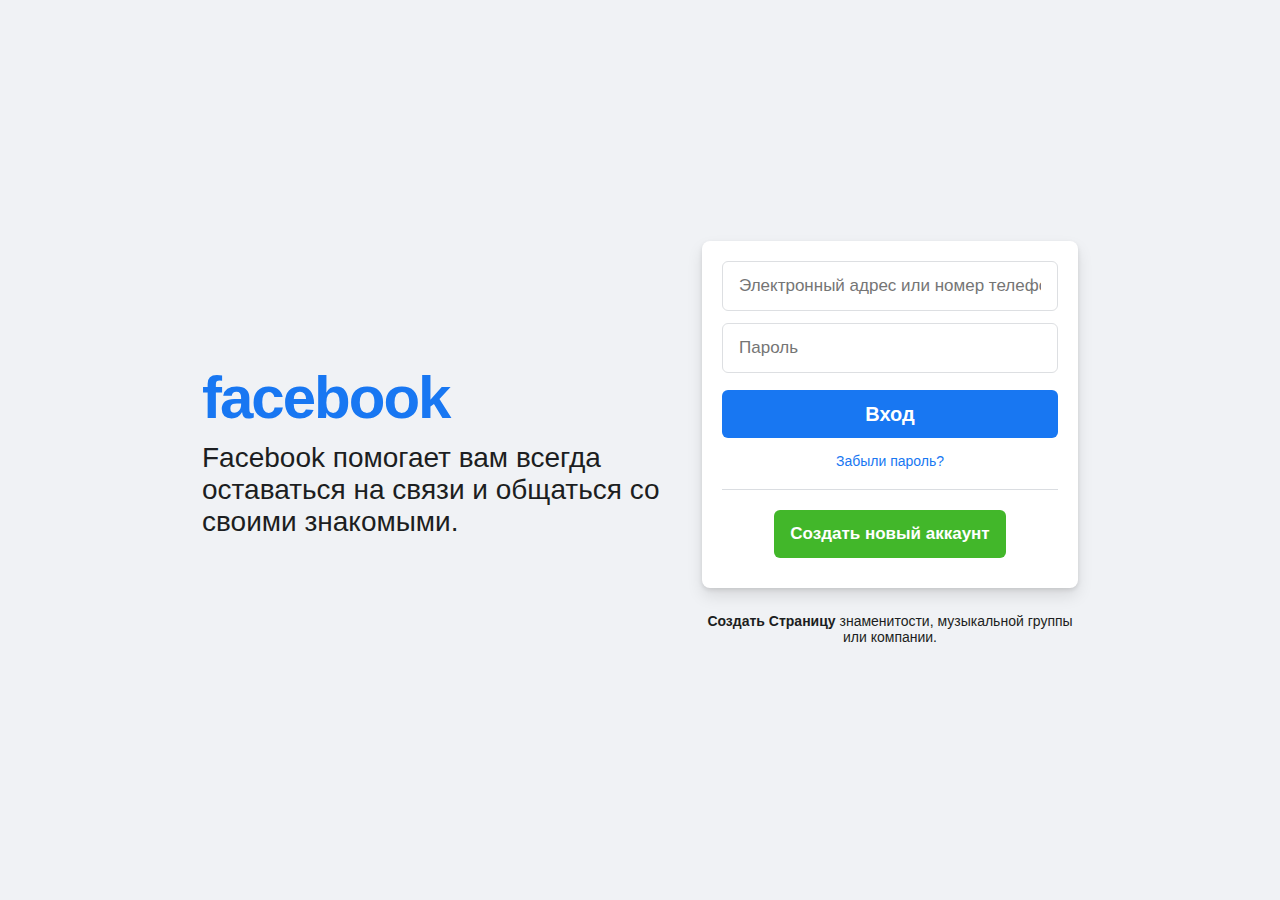
<file: lab2/task1/index.html>
<!DOCTYPE html>
<html lang="en">
<head>
    <meta charset="UTF-8">
    <meta name="viewport" content="width=device-width, initial-scale=1.0">
    <title>Выполните вход или зарегистрируйтесь</title>
    <link rel="stylesheet" href="style.css">
</head>
<body>

<div class="page">
    <div class="left-section">
        <div class="branding">
            <h1 class="facebook-logo">facebook</h1>
            <p class="slogan">Facebook помогает вам всегда оставаться на связи и общаться со своими знакомыми.</p>
        </div>
    </div>

    <div class="right-section">
        <div class="login-box">
            <form action="#">
                <input type="text" class="input-field" placeholder="Электронный адрес или номер телефона" required>
                <input type="password" class="input-field" placeholder="Пароль" required>
                <button class="btn-login">Вход</button>
            </form>
            
            <a href="#" class="forgot-link">Забыли пароль?</a>
            <hr class="divider">
            <div class="create-btn-container">
                <button class="btn-create">Создать новый аккаунт</button>
            </div>
        </div>
        
        <p class="create-page-text">
            <a href="#" class="bold-link">Создать Страницу</a> знаменитости, музыкальной группы или компании.
        </p>
    </div>
</div>

</body>
</html>
</file>
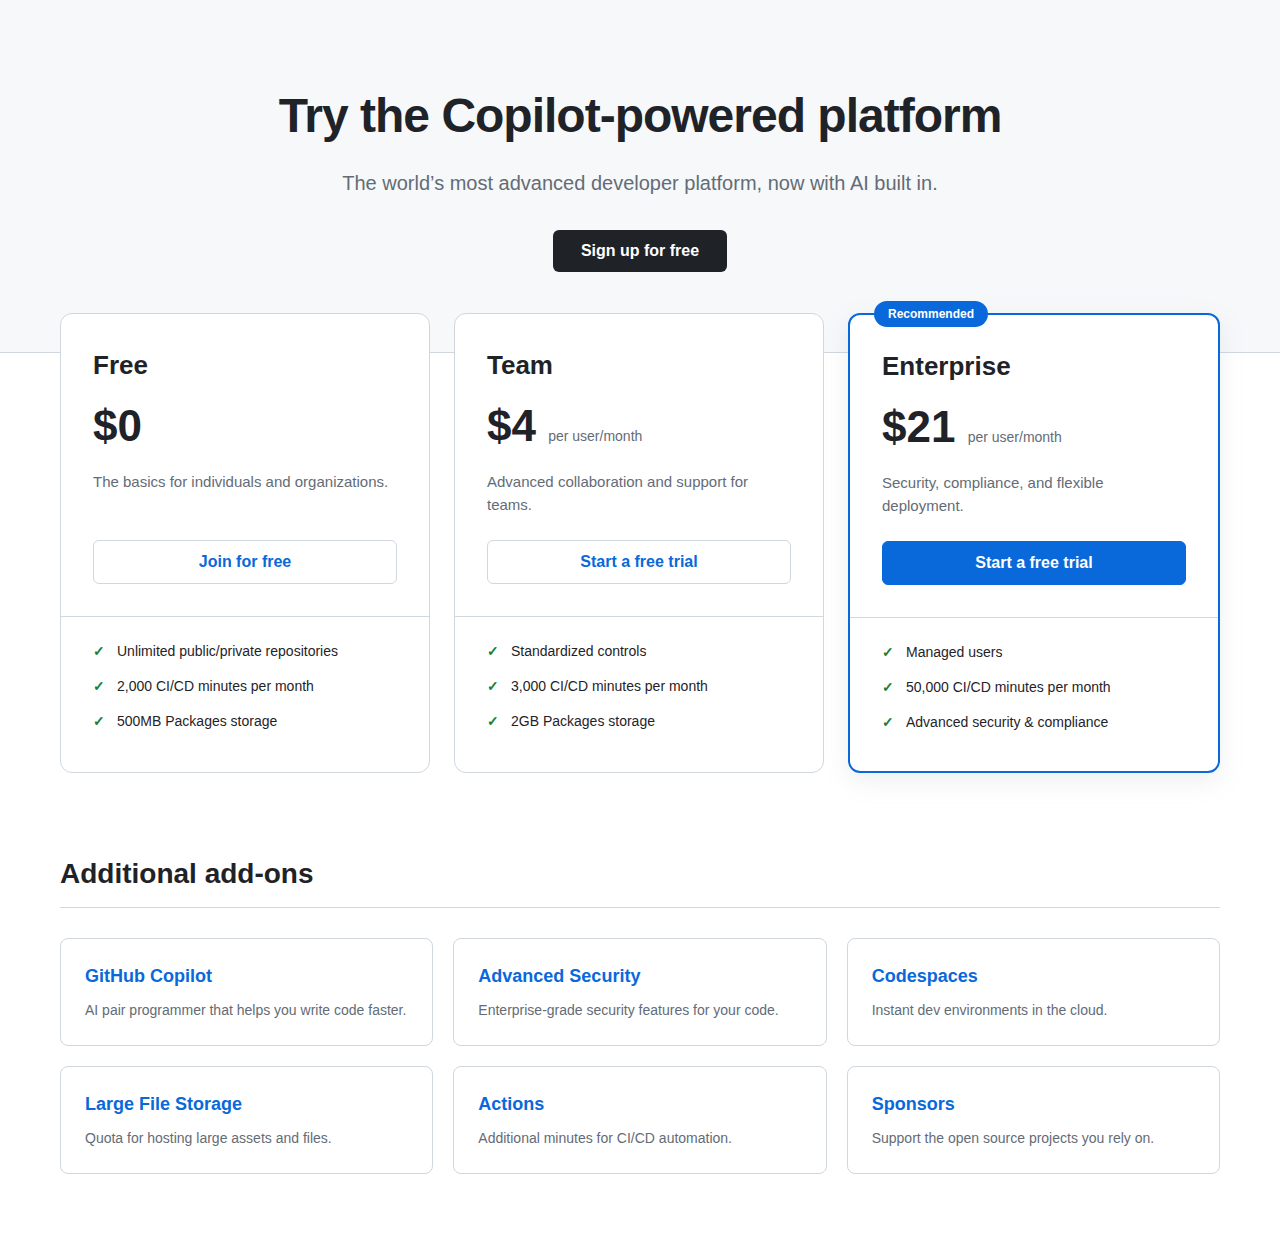
<file: lab2/task3/index.html>
<!DOCTYPE html>
<html lang="en">
<head>
    <meta charset="UTF-8">
    <meta name="viewport" content="width=device-width, initial-scale=1.0">
    <title>GitHub Pricing Clone</title>
    <link rel="stylesheet" href="style.css">
</head>
<body>

    <main class="main-content">
        <section class="hero-header">
            <h1>Try the Copilot-powered platform</h1>
            <p>The world’s most advanced developer platform, now with AI built in.</p>
            <button class="cta-main">Sign up for free</button>
        </section>

        <section class="pricing-container">
            <div class="pricing-grid">
                
                <div class="price-card">
                    <div class="card-body">
                        <h2 class="plan-title">Free</h2>
                        <div class="price-value">$0</div>
                        <p class="plan-info">The basics for individuals and organizations.</p>
                        <button class="btn-outline">Join for free</button>
                    </div>
                    <ul class="features">
                        <li>Unlimited public/private repositories</li>
                        <li>2,000 CI/CD minutes per month</li>
                        <li>500MB Packages storage</li>
                    </ul>
                </div>

                <div class="price-card">
                    <div class="card-body">
                        <h2 class="plan-title">Team</h2>
                        <div class="price-value">$4 <span>per user/month</span></div>
                        <p class="plan-info">Advanced collaboration and support for teams.</p>
                        <button class="btn-outline">Start a free trial</button>
                    </div>
                    <ul class="features">
                        <li>Standardized controls</li>
                        <li>3,000 CI/CD minutes per month</li>
                        <li>2GB Packages storage</li>
                    </ul>
                </div>

                <div class="price-card recommended">
                    <div class="promo-badge">Recommended</div>
                    <div class="card-body">
                        <h2 class="plan-title">Enterprise</h2>
                        <div class="price-value">$21 <span>per user/month</span></div>
                        <p class="plan-info">Security, compliance, and flexible deployment.</p>
                        <button class="btn-primary">Start a free trial</button>
                    </div>
                    <ul class="features">
                        <li>Managed users</li>
                        <li>50,000 CI/CD minutes per month</li>
                        <li>Advanced security & compliance</li>
                    </ul>
                </div>

            </div>
        </section>

        <section class="addons-section">
            <h2 class="section-label">Additional add-ons</h2>
            <div class="addons-grid">
                <div class="addon-item">
                    <h3>GitHub Copilot</h3>
                    <p>AI pair programmer that helps you write code faster.</p>
                </div>
                <div class="addon-item">
                    <h3>Advanced Security</h3>
                    <p>Enterprise-grade security features for your code.</p>
                </div>
                <div class="addon-item">
                    <h3>Codespaces</h3>
                    <p>Instant dev environments in the cloud.</p>
                </div>
                <div class="addon-item">
                    <h3>Large File Storage</h3>
                    <p>Quota for hosting large assets and files.</p>
                </div>
                <div class="addon-item">
                    <h3>Actions</h3>
                    <p>Additional minutes for CI/CD automation.</p>
                </div>
                <div class="addon-item">
                    <h3>Sponsors</h3>
                    <p>Support the open source projects you rely on.</p>
                </div>
            </div>
        </section>
    </main>

</body>
</html>
</file>
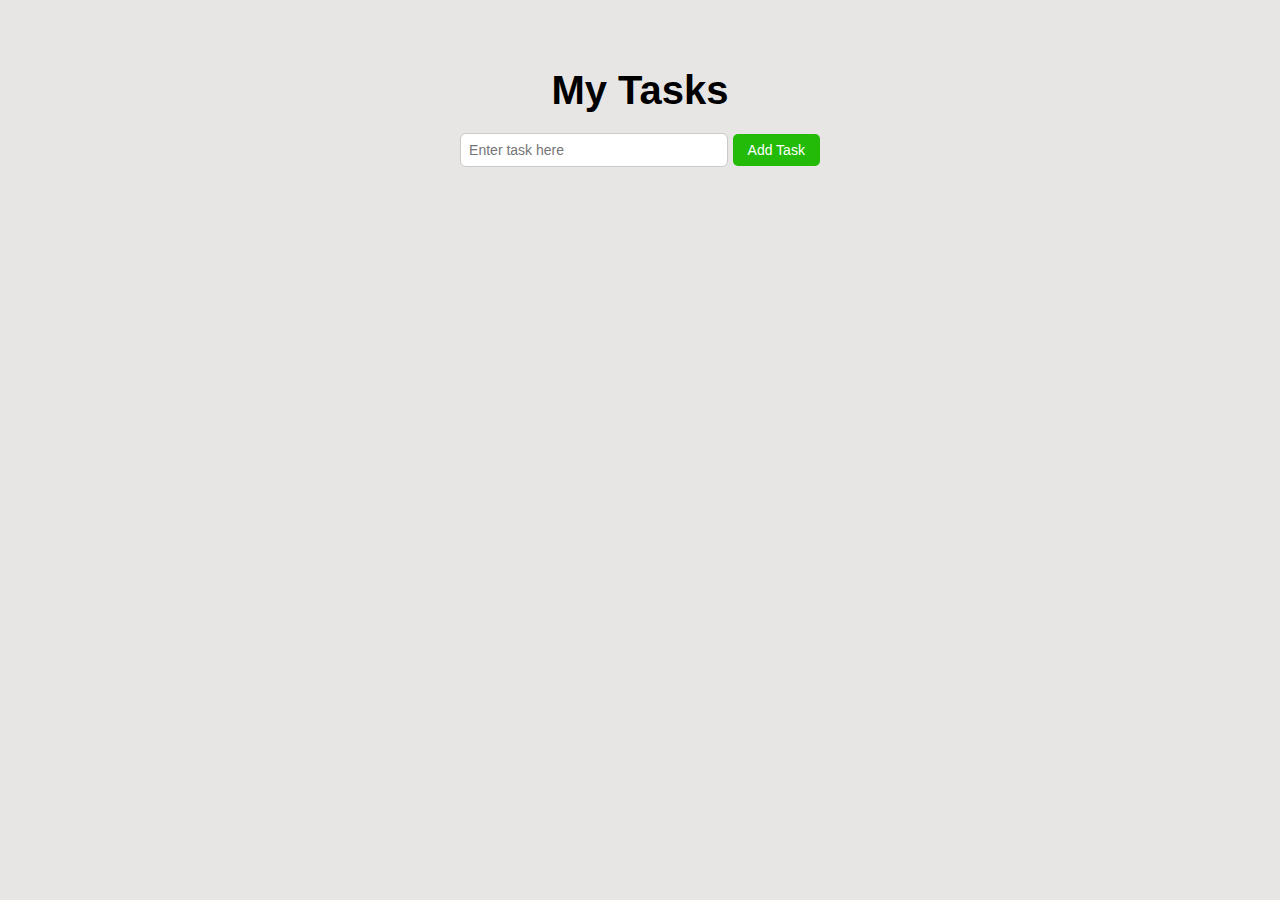
<file: lab3/task2/index.html>
<!DOCTYPE html>
<html lang="en">
<head>
    <meta charset="UTF-8">
    <title>To-Do List</title>
    <link rel="stylesheet" href="style.css">
</head>

<body>
    <header>
        <p class="tasks">My Tasks</p>
    </header>

    <main>
        <div class="inputBox">
            <input type="text" id="toDoInput"  class="toDoInput" placeholder="Enter task here">
            <button id="addToDoButton" class="addToDoButton">Add Task</button>
            <ul id="todoList"></ul>
        </div>
    </main>

    <script src="script.js"></script>
</body>
</html>
</file>
<file: lab2/task1/style.css>
body {
    background-color: #f0f2f5; 
    font-family: "SFProDisplay-Regular", Helvetica, Arial, "sans-serif";
    margin: 0;
    display: flex;
    justify-content: center;
    align-items: center;
    min-height: 100vh; 
}

* {
    box-sizing: border-box;
}

.page {
    display: flex;
    justify-content: center;
    align-items: center;
    gap: 30px; 
    width: 100%;
    max-width: 980px;
    padding: 20px;
    flex-wrap: wrap;
}

.left-section {
    width: 50%;
    min-width: 300px;
}

.facebook-logo {
    font-family: Helvetica, Arial, sans-serif;
    font-size: 60px;
    font-weight: bold;
    color: #1877F2;
    margin: 0 0 10px 0;
    letter-spacing: -2px; 
}

.slogan {
    font-size: 28px;
    line-height: 32px;
    color: #1c1e21;
    margin: 0;
    font-weight: normal;
}

.right-section {
    width: 40%;
    min-width: 350px;
    display: flex;
    flex-direction: column;
    align-items: center;
}

.login-box {
    background-color: #fff;
    border-radius: 8px;
    box-shadow: 0 2px 4px rgba(0, 0, 0, .1), 0 8px 16px rgba(0, 0, 0, .1);
    padding: 20px;
    width: 100%;
    max-width: 396px;
    text-align: center;
}

.input-field {
    width: 100%;
    height: 50px;
    padding: 14px 16px;
    margin-bottom: 12px;
    border: 1px solid #dddfe2;
    border-radius: 6px;
    font-size: 17px;
    outline: none;
}

.input-field:focus {
    border-color: #1877f2;
    box-shadow: 0 0 0 2px #e7f3ff;
}

.btn-login {
    background-color: #1877F2;
    width: 100%;
    height: 48px;
    border: none;
    border-radius: 6px;
    font-size: 20px;
    color: #fff;
    font-weight: bold;
    cursor: pointer;
    margin-top: 5px;
}

.btn-login:hover {
    background-color: #166fe5;
}

.forgot-link {
    color: #1877f2;
    font-size: 14px;
    text-decoration: none;
    display: block;
    margin-top: 15px;
    margin-bottom: 20px;
}

.forgot-link:hover {
    text-decoration: underline;
}

.divider {
    border: none;
    border-bottom: 1px solid #dadde1;
    margin: 0 0 20px 0;
}

.btn-create {
    background-color: #42b72a;
    border: none;
    border-radius: 6px;
    font-size: 17px;
    line-height: 48px;
    padding: 0 16px;
    color: #fff;
    font-weight: bold;
    cursor: pointer;
    margin-bottom: 10px;
}

.btn-create:hover {
    background-color: #36a420;
}

.create-page-text {
    font-size: 14px;
    color: #1c1e21;
    margin-top: 25px;
    text-align: center;
}

.bold-link {
    font-weight: bold;
    color: #1c1e21;
    text-decoration: none;
}

.bold-link:hover {
    text-decoration: underline;
}

@media (max-width: 900px) {
    .page {
        flex-direction: column;
        text-align: center;
    }
    
    .left-section {
        width: 100%;
        margin-bottom: 20px;
        display: flex;
        flex-direction: column;
        align-items: center;
    }

    .slogan {
        font-size: 24px;
        max-width: 400px;
    }

    .right-section {
        width: 100%;
    }
}
</file>
<file: lab2/task3/style.css>
* {
    box-sizing: border-box;
    margin: 0;
    padding: 0;
}

body {
    font-family: -apple-system, BlinkMacSystemFont, "Segoe UI", Helvetica, Arial, sans-serif;
    background-color: #ffffff;
    color: #1f2328;
    line-height: 1.5;
}

.hero-header {
    text-align: center;
    padding: 80px 20px;
    background-color: #f6f8fa;
    border-bottom: 1px solid #d0d7de;
}

.hero-header h1 {
    font-size: 48px;
    font-weight: 800;
    letter-spacing: -1px;
    margin-bottom: 16px;
}

.hero-header p {
    font-size: 20px;
    color: #636c76;
    margin-bottom: 32px;
}

.cta-main {
    padding: 12px 28px;
    font-size: 16px;
    font-weight: 600;
    color: #ffffff;
    background-color: #1f2328;
    border: none;
    border-radius: 6px;
    cursor: pointer;
    transition: background 0.2s;
}

.cta-main:hover {
    background-color: #24292f;
}

/* Pricing Grid Layout */
.pricing-container {
    max-width: 1200px;
    margin: -40px auto 0;
    padding: 0 20px;
}

.pricing-grid {
    display: flex;
    gap: 24px;
}

.price-card {
    background: #ffffff;
    border: 1px solid #d0d7de;
    border-radius: 12px;
    flex: 1;
    display: flex;
    flex-direction: column;
    position: relative;
    transition: transform 0.3s cubic-bezier(0.2, 1, 0.3, 1);
}

.price-card:hover {
    transform: translateY(-8px);
}

.price-card.recommended {
    border: 2px solid #0969da;
    box-shadow: 0 8px 24px rgba(140, 149, 159, 0.15);
}

.promo-badge {
    position: absolute;
    top: -14px;
    left: 24px;
    background: #0969da;
    color: #ffffff;
    padding: 4px 14px;
    border-radius: 20px;
    font-size: 12px;
    font-weight: 600;
}

.card-body {
    padding: 32px;
    border-bottom: 1px solid #d0d7de;
}

.plan-title {
    font-size: 26px;
    margin-bottom: 8px;
}

.price-value {
    font-size: 44px;
    font-weight: 700;
    margin-bottom: 12px;
}

.price-value span {
    font-size: 14px;
    color: #636c76;
    font-weight: 400;
}

.plan-info {
    font-size: 15px;
    color: #636c76;
    margin-bottom: 24px;
    min-height: 45px;
}

.btn-outline, .btn-primary {
    width: 100%;
    padding: 12px;
    border-radius: 6px;
    font-size: 16px;
    font-weight: 600;
    cursor: pointer;
    text-align: center;
    border: 1px solid #d0d7de;
    transition: 0.2s;
}

.btn-outline {
    background: transparent;
    color: #0969da;
}

.btn-outline:hover {
    background-color: #f6f8fa;
}

.btn-primary {
    background: #0969da;
    color: white;
    border-color: #0969da;
}

.btn-primary:hover {
    background-color: #0860ca;
}

.features {
    padding: 24px 32px;
    list-style: none;
}

.features li {
    font-size: 14px;
    margin-bottom: 14px;
    display: flex;
    align-items: flex-start;
}

.features li::before {
    content: "✓";
    color: #1a7f37;
    margin-right: 12px;
    font-weight: bold;
}

.addons-section {
    max-width: 1200px;
    margin: 80px auto;
    padding: 0 20px;
}

.section-label {
    font-size: 28px;
    font-weight: 700;
    margin-bottom: 30px;
    padding-bottom: 12px;
    border-bottom: 1px solid #d0d7de;
}

.addons-grid {
    display: grid;
    grid-template-columns: repeat(3, 1fr);
    gap: 20px;
}

.addon-item {
    border: 1px solid #d0d7de;
    padding: 24px;
    border-radius: 8px;
    background: #ffffff;
    transition: box-shadow 0.2s;
}

.addon-item:hover {
    box-shadow: 0 4px 12px rgba(0,0,0,0.05);
}

.addon-item h3 {
    font-size: 18px;
    color: #0969da;
    margin-bottom: 10px;
}

.addon-item p {
    font-size: 14px;
    color: #636c76;
}

@media (max-width: 1024px) {
    .pricing-grid {
        flex-direction: column;
        align-items: center;
    }
    .price-card {
        width: 100%;
        max-width: 500px;
    }
    .addons-grid {
        grid-template-columns: repeat(2, 1fr);
    }
}

@media (max-width: 600px) {
    .addons-grid {
        grid-template-columns: 1fr;
    }
    .hero-header h1 {
        font-size: 32px;
    }
}
</file>
<file: lab3/task2/style.css>
body {
    background-color: #e7e6e5;
    font-family: Arial, Helvetica, sans-serif;
    display: flex;
    flex-direction: column;
    align-items: center;
    padding: 20px;
}

.tasks {
    font-weight: bold;
    font-size: 40px;
    margin-bottom: 20px;
}



.toDoInput {
    width: 250px;
    padding: 8px;
    border-radius: 6px;
    border: 1px solid #cacaca;
    font-size: 14px;
}

.addToDoButton {
    font-size: 14px;
    color: white;
    background-color: #23bb08;
    border: none;
    border-radius: 5px;
    padding: 8px 15px;
    cursor: pointer;
    transition: background-color 0.3s;
}

.addToDoButton:hover {
    background-color: #20820e;
}

#todoList {
    list-style-type: none;
    padding: 0;
    width: 320px;
}

#todoList li {
    display: flex;
    align-items: center;
    justify-content: space-between;
    padding: 6px 10px;
    border-radius: 5px;
    background-color: #fff;
    margin-bottom: 8px;
    box-shadow: 0 1px 3px rgba(0,0,0,0.1);
}

#todoList li span {
    flex: 1;
    margin-left: 8px;
}

#todoList li button {
    background-color: #ff4c4c;
    align-items: center;
    justify-content: space-between;
    border: none;
    color: white;
    padding: 5px 10px;
    border-radius: 4px;
    cursor: pointer;
    transition: background-color 0.3s;
}

#todoList li button:hover {
    background-color: #cc0000;
}

.done {
    text-decoration: line-through;
    color: gray;
}
</file>
